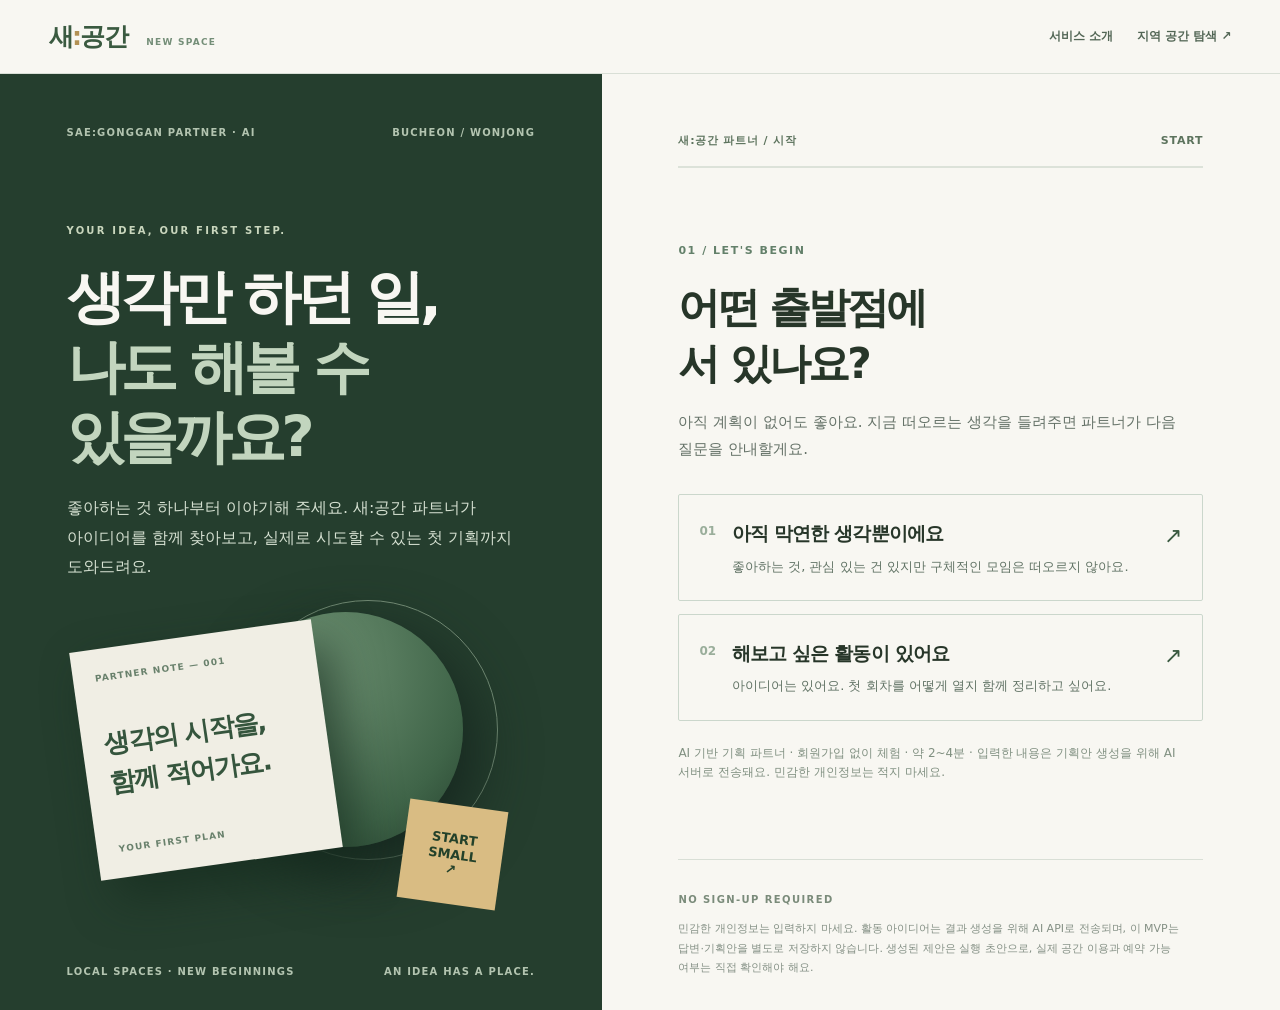
<file: start.html>
<!doctype html>
<html lang="ko">
<head>
  <meta charset="utf-8">
  <meta name="viewport" content="width=device-width,initial-scale=1">
  <meta name="description" content="새:공간 파트너와 생각만 하던 일을 첫 기획으로. 관심사를 이야기하면 AI 기반 기획 파트너가 내 활동 아이디어와 첫 회차 계획을 함께 구체화해요.">
  <title>새:공간 파트너 — 나의 첫 기획</title>
  <link rel="icon" href="./favicon.png" type="image/png">
  <link rel="stylesheet" href="./styles/start.css">
  <script src="./scripts/start.js" defer></script>
</head>
<body>
<a class="skip-link" href="#start-app">질문으로 이동</a>
<header class="start-header">
  <a class="brand" href="./index.html" aria-label="새:공간 홈">새<span>:</span>공간 <small>NEW SPACE</small></a>
  <nav aria-label="주요 메뉴"><a href="./index.html">서비스 소개</a><a href="./index.html?view=spaces">지역 공간 탐색 <span aria-hidden="true">↗</span></a></nav>
</header>
<main class="start-layout" id="start-app">
  <aside class="story" aria-label="새:공간 파트너 소개">
    <div class="story-top"><span>SAE:GONGGAN PARTNER · AI</span><span>BUCHEON / WONJONG</span></div>
    <div class="story-copy"><p class="eyebrow">YOUR IDEA, OUR FIRST STEP.</p>
      <h1>생각만 하던 일,<br><em>나도 해볼 수 있을까요?</em></h1>
      <p>좋아하는 것 하나부터 이야기해 주세요. 새:공간 파트너가 아이디어를 함께 찾아보고, 실제로 시도할 수 있는 첫 기획까지 도와드려요.</p>
    </div>
    <div class="story-art" aria-hidden="true">
      <div class="story-art__ring"></div><div class="story-art__disc"></div>
      <div class="story-art__sheet"><span>PARTNER NOTE — 001</span><strong>생각의 시작을,<br>함께 적어가요.</strong><span>YOUR FIRST PLAN</span></div>
      <div class="story-art__stamp">START<br>SMALL<br>↗</div>
    </div>
    <div class="story-bottom"><span>LOCAL SPACES · NEW BEGINNINGS</span><span>AN IDEA HAS A PLACE.</span></div>
  </aside>

  <section class="workspace" aria-label="첫 활동 기획하기">
    <div class="workspace-head"><span id="journey-label">새:공간 파트너 / 시작</span><span id="journey-count" aria-live="polite">START</span></div>
    <div class="progress-track" role="progressbar" aria-label="기획 진행률" aria-valuemin="0" aria-valuemax="100" aria-valuenow="0"><span id="progress-fill"></span></div>
    <p class="demo-flag" id="demo-flag" hidden>샘플 체험 모드 — AI API를 사용하지 않으며 실제 AI 제안이 아닙니다.</p>

    <div class="view is-current" id="view-choice">
      <p class="view-kicker">01 / LET'S BEGIN</p>
      <h2 tabindex="-1">어떤 출발점에<br>서 있나요?</h2>
      <p class="view-lead">아직 계획이 없어도 좋아요. 지금 떠오르는 생각을 들려주면 파트너가 다음 질문을 안내할게요.</p>
      <div class="path-list">
        <button type="button" class="path-button" data-path="explore"><span class="path-number">01</span><span class="path-copy"><strong>아직 막연한 생각뿐이에요</strong><small>좋아하는 것, 관심 있는 건 있지만 구체적인 모임은 떠오르지 않아요.</small></span><span class="path-arrow" aria-hidden="true">↗</span></button>
        <button type="button" class="path-button" data-path="ready"><span class="path-number">02</span><span class="path-copy"><strong>해보고 싶은 활동이 있어요</strong><small>아이디어는 있어요. 첫 회차를 어떻게 열지 함께 정리하고 싶어요.</small></span><span class="path-arrow" aria-hidden="true">↗</span></button>
      </div>
      <p class="aside-note">AI 기반 기획 파트너 · 회원가입 없이 체험 · 약 2~4분 · 입력한 내용은 기획안 생성을 위해 AI 서버로 전송돼요. 민감한 개인정보는 적지 마세요.</p>
    </div>

    <div class="view" id="view-question" hidden>
      <p class="view-kicker" id="question-kicker"></p>
      <h2 id="question-title" tabindex="-1"></h2>
      <p class="view-lead" id="question-description"></p>
      <div id="question-field"></div>
      <p class="inline-error" id="question-error" role="alert" hidden></p>
      <div class="nav-controls"><button type="button" id="question-back" class="button-minor">← 이전</button><button type="button" id="question-next" class="button-primary">다음으로 <span aria-hidden="true">↗</span></button></div>
    </div>

    <div class="view" id="view-loading" hidden role="status" aria-live="polite">
      <p class="view-kicker">A LITTLE MOMENT</p><div class="loading-mark" aria-hidden="true"><span></span><span></span><span></span></div>
      <h2 id="loading-title">가능한 첫 활동을<br>떠올리고 있어요.</h2>
      <p class="view-lead" id="loading-description">관심사를 바탕으로 서로 다른 시작 방법을 제안할게요.</p>
    </div>

    <div class="view" id="view-ideas" hidden>
      <p class="view-kicker">02 / THREE POSSIBILITIES</p>
      <h2 tabindex="-1">이런 시작은<br>어떤가요?</h2>
      <p class="view-lead" id="ideas-intro">새:공간 파트너가 세 가지 시작 방법을 생각해 봤어요. 마음이 가는 하나를 골라 함께 다듬어 보세요.</p>
      <div class="idea-list" id="idea-list" role="group" aria-label="추천 활동 아이디어"></div>
      <label class="input-block" for="idea-adjustment">내 방식으로 조금 바꾸고 싶나요? <small>선택</small>
        <input id="idea-adjustment" maxlength="140" placeholder="예: 너무 큰 모임 말고, 4명 정도로 해보고 싶어요">
      </label>
      <p class="inline-error" id="idea-error" role="alert" hidden></p>
      <div class="nav-controls"><button type="button" id="ideas-back" class="button-minor">← 질문으로</button><button type="button" id="ideas-next" class="button-primary">이 아이디어로 첫 기획 만들기 <span aria-hidden="true">↗</span></button></div>
    </div>

    <div class="view plan" id="view-plan" hidden>
      <p class="view-kicker">SAE:GONGGAN PARTNER / 함께 만든 나의 첫 기획</p>
      <h2 id="plan-title" tabindex="-1">나의 첫 기획.</h2>
      <p class="plan-summary" id="plan-one-liner"></p>
      <p class="demo-flag" id="plan-demo" hidden>샘플 기획안입니다. 실제 AI 생성 결과가 아닙니다.</p>
      <div class="plan-intro"><span>WHY THIS IDEA</span><p id="plan-why"></p></div>
      <div class="plan-meta"><div><span>함께하면 좋을 사람</span><strong id="plan-audience"></strong></div><div><span>권장 시작 규모 <small>(제안)</small></span><strong id="plan-size"></strong></div><div><span>첫 회차 시간 <small>(제안)</small></span><strong id="plan-duration"></strong></div></div>
      <section class="plan-section"><div class="plan-section__head"><span>01 / THE FIRST SESSION</span><h3>첫 회차는 이렇게 열어봐요</h3></div><ol class="session-list" id="plan-session"></ol></section>
      <section class="plan-section"><div class="plan-section__head"><span>02 / READY TO INVITE</span><h3>복사해서 써볼 모집 문구</h3></div><div class="invite-box"><p id="plan-invite"></p><button type="button" id="copy-invite" class="button-outline">모집 문구 복사 ↗</button></div></section>
      <section class="plan-section"><div class="plan-section__head"><span>03 / ONE SMALL ACTION</span><h3>오늘 해볼 수 있는 한 가지</h3></div><p class="first-action" id="plan-first-action"></p><p id="plan-first-detail" class="muted-text"></p></section>
      <div class="plan-columns"><section><h3>실행 전 체크</h3><ul id="plan-prep"></ul></section><section><h3>공간을 검토할 때</h3><ul id="plan-space"></ul></section><section><h3>비용이 발생할 수 있는 항목</h3><ul id="plan-cost"></ul></section></div>
      <div class="plan-next"><p>이제 이 작은 기획을 직접 시작해 볼까요?</p><div class="plan-actions"><button type="button" class="button-primary" id="copy-plan">기획안 전체 복사 ↗</button><a class="button-outline" href="./index.html?view=spaces">지역 공간 살펴보기 ↗</a><button type="button" class="button-minor" id="another-idea" hidden>다른 아이디어도 보기</button><button type="button" class="button-minor" id="restart">처음부터 다시</button></div></div>
      <p class="disclaimer" id="plan-caution"></p>
    </div>

    <p class="error-global" id="global-error" role="alert" hidden></p>
    <footer class="workspace-footer"><span>NO SIGN-UP REQUIRED</span><p>민감한 개인정보는 입력하지 마세요. 활동 아이디어는 결과 생성을 위해 AI API로 전송되며, 이 MVP는 답변·기획안을 별도로 저장하지 않습니다. 생성된 제안은 실행 초안으로, 실제 공간 이용과 예약 가능 여부는 직접 확인해야 해요.</p></footer>
  </section>
</main>
</body>
</html>
</file>
<file: styles/start.css>
:root{--green:#3A5A40;--forest:#253e2e;--ivory:#f8f7f2;--ink:#273629;--muted:#627165;--line:#d9dfd6;--sage:#e8ede6;--ease:cubic-bezier(.2,.75,.25,1);--font:"Pretendard Variable","Pretendard","Noto Sans KR",system-ui,sans-serif}
*{box-sizing:border-box}html{scroll-behavior:smooth}body{margin:0;background:var(--ivory);font:16px/1.6 var(--font);color:var(--ink);word-break:keep-all;overflow-wrap:anywhere}button,input,textarea,select{font:inherit}button{cursor:pointer}a{color:inherit}button:disabled{opacity:.52;cursor:not-allowed}button:focus-visible,a:focus-visible,input:focus-visible,textarea:focus-visible{outline:3px solid #b5aa77;outline-offset:3px}.skip-link{position:absolute;left:15px;top:-80px;padding:8px 15px;background:white;z-index:99}.skip-link:focus{top:8px}
.start-header{height:74px;padding:0 clamp(21px,3.8vw,70px);display:flex;justify-content:space-between;align-items:center;border-bottom:1px solid var(--line);background:var(--ivory);position:relative;z-index:3}.brand{text-decoration:none;color:var(--green);font-size:25px;font-weight:800;letter-spacing:-.065em;white-space:nowrap}.brand>span{color:#b39154}.brand small{margin-left:12px;font-size:9px;letter-spacing:.14em;color:#748e78}.start-header nav{display:flex;align-items:center;gap:24px}.start-header nav a{font-size:12px;text-decoration:none;color:#526655;font-weight:700}.start-header nav a:hover{text-decoration:underline;text-underline-offset:5px}
.start-layout{display:grid;grid-template-columns:minmax(0,47%) minmax(0,53%);align-items:stretch;min-height:calc(100vh - 74px)}.story{background:var(--forest);color:var(--ivory);min-height:805px;display:flex;flex-direction:column;padding:clamp(30px,4vw,65px) clamp(24px,5.2vw,88px) 30px;overflow:hidden;position:relative;isolation:isolate}.story-top,.story-bottom{display:flex;justify-content:space-between;gap:12px;color:#b3c4b0;font-size:10px;letter-spacing:.12em;font-weight:700}.story-copy{z-index:2;margin-top:clamp(52px,8vh,110px)}.eyebrow{font-size:10px;letter-spacing:.22em;font-weight:700;color:#c9d6bd}.story h1{font-size:clamp(48px,4.5vw,77px);line-height:1.21;letter-spacing:-.075em;font-weight:720;margin:24px 0 21px}.story h1 em{font-style:normal;color:#c2d5be}.story-copy>p:last-child{max-width:465px;color:#d5e0d1;line-height:1.85;font-size:16px}.story-art{position:relative;margin:auto 0 54px;height:308px;max-width:440px}.story-art__ring{position:absolute;right:2%;top:0;width:260px;height:260px;border-radius:50%;border:1px solid #78917a}.story-art__disc{position:absolute;right:10%;top:12px;width:235px;height:235px;border-radius:50%;background:radial-gradient(circle at 28% 24%,#759879,#3f6448 70%,#25402e);box-shadow:12px 22px 60px #16271f;animation:drift 10s ease-in-out infinite alternate}.story-art__sheet{position:absolute;left:4%;top:35px;width:244px;height:230px;background:#f0eee4;color:#35553d;padding:22px;transform:rotate(-8deg);box-shadow:16px 22px 45px #152c1eaa;display:flex;flex-direction:column;justify-content:space-between}.story-art__sheet span{font-size:9px;letter-spacing:.13em;color:#69816c;font-weight:700}.story-art__sheet strong{font-size:26px;letter-spacing:-.06em;line-height:1.5}.story-art__stamp{position:absolute;bottom:4px;right:1%;width:99px;height:99px;background:#d9bc83;color:#23412a;display:grid;place-items:center;text-align:center;transform:rotate(8deg);font-size:13px;font-weight:800;line-height:1.2}.story-bottom{margin-top:auto}
.workspace{min-width:0;display:flex;flex-direction:column;align-items:stretch;padding:clamp(38px,4.5vw,75px) clamp(23px,6vw,105px) 32px;background:var(--ivory)}.workspace-head{display:flex;justify-content:space-between;color:#5c735d;font-size:11px;font-weight:750;letter-spacing:.07em}.progress-track{height:2px;margin:17px 0 clamp(36px,6vw,74px);background:#dce2d9;overflow:hidden}.progress-track span{display:block;height:100%;background:var(--green);width:0;transition:width .6s var(--ease)}.view{min-height:380px;animation:soft-in .47s var(--ease) both}.view[hidden]{display:none!important}.view-kicker{font-size:11px;color:#63806a;font-weight:750;letter-spacing:.14em;margin:0 0 20px}.view h2{font-size:clamp(34px,3.3vw,53px);font-weight:720;letter-spacing:-.066em;line-height:1.32;margin:0 0 18px;outline:none}.view-lead{color:#657268;line-height:1.8;max-width:570px;margin:0 0 31px;font-size:15px}.path-list,.idea-list{display:grid;gap:13px}.path-button,.idea-option{width:100%;text-align:left;border:1px solid #cbd7cc;background:transparent;color:var(--ink);border-radius:2px;display:flex;align-items:flex-start;gap:16px;padding:23px 20px;transition:background .24s,border .24s,transform .24s;position:relative}.path-button:hover,.idea-option:hover{background:#edf1e9;border-color:var(--green);transform:translateY(-2px)}.path-button strong,.idea-option strong{display:block;font-size:19px;letter-spacing:-.045em;margin:0 0 7px}.path-button small,.idea-option small{font-size:13px;color:#617365;line-height:1.65;display:block}.path-number{font-size:12px;color:#9aae9b;font-weight:800;margin-top:4px}.path-copy{flex:1}.path-arrow{font-size:22px;color:var(--green)}.aside-note{color:#809081;font-size:12px;margin-top:23px;line-height:1.6}
.question-choice-group{display:grid;gap:12px;margin:26px 0 6px}.question-choice{border:1px solid #cbd7cc;border-radius:2px;display:flex;gap:12px;align-items:center;padding:18px 19px;cursor:pointer;transition:.2s;background:transparent}.question-choice:hover{background:#edf1e9}.question-choice:has(input:checked){border-color:var(--green);background:#e8ede5}.question-choice input{accent-color:var(--green);width:17px;height:17px}.question-choice span{font-weight:650;font-size:15px}.input-block{display:block;font-weight:700;font-size:14px;margin:25px 0 12px}.input-block small{font-size:11px;color:#849285;font-weight:500;margin-left:4px}.input-block input,.input-block textarea,.question-input{width:100%;display:block;border:1px solid #cbd7cc;background:#fff;color:var(--ink);border-radius:2px;margin-top:10px;padding:16px 17px;font-size:15px;line-height:1.6;resize:vertical}.question-input:focus,.input-block input:focus,.input-block textarea:focus{border-color:var(--green)}.suggestion-chips{display:flex;flex-wrap:wrap;gap:8px;margin-top:14px}.suggestion-chips button{border:1px solid #cbd7cc;border-radius:99px;background:transparent;padding:6px 13px;color:#4e6852;font-size:12px}.suggestion-chips button:hover{background:#dfe8dd}.field-hint{font-size:12px;color:#70816f;margin-top:10px}.inline-error,.error-global{color:#9e3f31;background:#faefec;padding:11px 13px;font-size:13px;margin-top:18px}.nav-controls{display:flex;justify-content:space-between;gap:12px;align-items:center;margin-top:36px}.button-primary,.button-outline,.button-minor{padding:14px 20px;border:1px solid var(--green);font-size:14px;font-weight:750;text-decoration:none;display:inline-flex;align-items:center;justify-content:center;gap:9px;transition:.22s;border-radius:2px}.button-primary{background:var(--green);color:#fff}.button-primary:hover{background:#2c4a35;transform:translateY(-2px)}.button-outline{background:transparent;color:var(--green)}.button-outline:hover{background:var(--sage)}.button-minor{border-color:transparent;background:none;color:#6d7b6c;padding-left:0;padding-right:0}.button-minor:hover{color:var(--ink)}
.idea-option{display:block;padding:20px 23px}.idea-option.is-selected{border-color:var(--green);background:#e7eee5;box-shadow:inset 3px 0 0 var(--green)}.idea-option__top{display:flex;justify-content:space-between;align-items:center;gap:10px;margin-bottom:9px}.idea-option__top span{font-size:10px;letter-spacing:.16em;color:#728775;font-weight:800}.idea-option__top b{color:#3a6043;font-size:12px}.idea-option p{color:#516b55;font-size:13px;line-height:1.7;margin:6px 0}.idea-option p:last-child{margin:9px 0 0;font-weight:650}.idea-option strong{margin-bottom:4px}
.loading-mark{display:flex;gap:8px;margin:48px 0 36px}.loading-mark span{width:15px;height:15px;background:var(--green);border-radius:50%;animation:pulse 1.2s ease-in-out infinite alternate}.loading-mark span:nth-child(2){animation-delay:.25s}.loading-mark span:nth-child(3){animation-delay:.5s}
.plan{min-height:0}.plan h2{font-size:clamp(35px,3.25vw,52px)}.plan-summary{font-size:17px;color:#4e6654;line-height:1.85;margin:0 0 25px}.demo-flag{background:#f4e8c9;color:#6e5b2b;padding:10px 13px;font-size:12px;margin:0 0 22px}.plan-intro{border-top:1px solid var(--line);padding:18px 0 24px}.plan-intro span,.plan-section__head span{display:block;color:#68836d;font-size:10px;font-weight:750;letter-spacing:.16em}.plan-intro p{color:#56705a;margin:10px 0 0;font-size:14px}.plan-meta{display:grid;grid-template-columns:repeat(3,1fr);gap:12px;margin:0 0 36px}.plan-meta>div{border-top:2px solid var(--green);padding:14px 5px 0}.plan-meta span{display:block;font-size:11px;color:#6e816f;margin-bottom:8px}.plan-meta strong{font-size:15px;letter-spacing:-.025em;line-height:1.5;display:block}.plan-meta small{font-size:10px}.plan-section{padding:27px 0 30px;border-top:1px solid var(--line)}.plan-section__head h3{font-size:22px;letter-spacing:-.04em;margin:8px 0 21px}.session-list{list-style:none;margin:0;padding:0}.session-list li{display:flex;gap:20px;padding:12px 0;border-bottom:1px solid #e0e5de}.session-list li span{color:#5b775f;font-size:12px;width:86px;flex-shrink:0;padding-top:2px;font-weight:700}.session-list li p{margin:0;color:#485c4b;font-size:14px;line-height:1.7}.invite-box{background:#e8ede6;padding:23px 22px}.invite-box p{white-space:pre-line;color:#344d39;line-height:1.8;margin:0 0 17px}.invite-box .button-outline{background:transparent;padding:9px 14px;font-size:12px}.first-action{font-size:23px;font-weight:700;letter-spacing:-.035em;line-height:1.45;margin:0 0 9px}.muted-text{color:#647365;font-size:14px;margin:0}.plan-columns{display:grid;grid-template-columns:1fr 1fr;gap:14px 28px;padding:27px 0}.plan-columns section{border-top:1px solid var(--line);padding-top:14px}.plan-columns section:last-child{grid-column:1/-1}.plan-columns h3{margin:0 0 9px;font-size:15px}.plan-columns ul{margin:0;padding-left:18px;color:#627364;font-size:13px;line-height:1.9}.plan-next{padding:30px 26px;background:var(--forest);color:#fff;margin:20px 0 12px}.plan-next>p{font-size:21px;font-weight:700;letter-spacing:-.04em;margin:0 0 20px}.plan-actions{display:flex;flex-wrap:wrap;gap:9px}.plan-next .button-primary{background:#f4f5ed;color:#29452e;border-color:#f4f5ed}.plan-next .button-outline{color:#fff;border-color:#a9c3a8}.plan-next .button-minor{color:#d4e1d0;padding:9px 0}.disclaimer{font-size:11px;color:#849285;line-height:1.8}
.workspace-footer{margin-top:auto;border-top:1px solid var(--line);padding-top:25px;margin-top:65px}.workspace-footer>span{color:#7a8b7a;font-size:10px;font-weight:750;letter-spacing:.14em}.workspace-footer p{font-size:11px;line-height:1.8;color:#849085;max-width:640px;margin:8px 0 0}
@keyframes soft-in{from{opacity:0;transform:translateY(13px)}to{opacity:1;transform:none}}@keyframes drift{to{transform:translateY(-14px) scale(1.025)}}@keyframes pulse{to{opacity:.3;transform:scale(.8)}}
@media(max-width:1150px){.start-layout{grid-template-columns:44% 56%}.story{padding-left:clamp(22px,4vw,70px);padding-right:clamp(22px,4vw,70px)}.story h1{font-size:clamp(42px,4.2vw,64px)}.workspace{padding-left:clamp(25px,4vw,75px);padding-right:clamp(25px,4vw,75px)}}
@media(max-width:820px){.start-layout{display:block}.story{min-height:0;padding:34px 24px 32px}.story-top,.story-bottom{font-size:9px}.story-copy{margin-top:20px}.story h1{font-size:clamp(37px,8vw,54px);margin:12px 0 14px}.story-copy>p:last-child{font-size:13px;max-width:650px;margin:0}.story-art{display:none}.story-bottom{margin-top:25px}.workspace{padding:35px 24px 50px;min-height:650px}.progress-track{margin-bottom:37px}}
@media(max-width:520px){.start-header{padding:0 20px;height:64px}.brand{font-size:23px}.brand small{display:none}.start-header nav{gap:13px}.start-header nav a{font-size:11px}.start-header nav a:first-child{display:none}.story-top span:last-child,.story-bottom span:last-child{display:none}.story h1{font-size:38px}.workspace{padding:30px 20px 45px}.view h2{font-size:34px}.path-button{padding:19px 15px;gap:11px}.path-button strong{font-size:16px}.path-button small{font-size:12px}.nav-controls{flex-wrap:wrap}.nav-controls .button-primary{flex:1}.plan-meta{grid-template-columns:1fr;gap:10px}.plan-meta>div{border-top:1px solid var(--line);padding:10px 0 0}.plan-columns{grid-template-columns:1fr}.plan-columns section:last-child{grid-column:auto}.plan-next{padding:22px 18px}.plan-actions>*{width:100%}.session-list li span{width:67px}.view-lead{font-size:14px}}
@media(prefers-reduced-motion:reduce){*,*::before,*::after{scroll-behavior:auto!important;animation-duration:.01ms!important;transition-duration:.01ms!important}}
</file>
